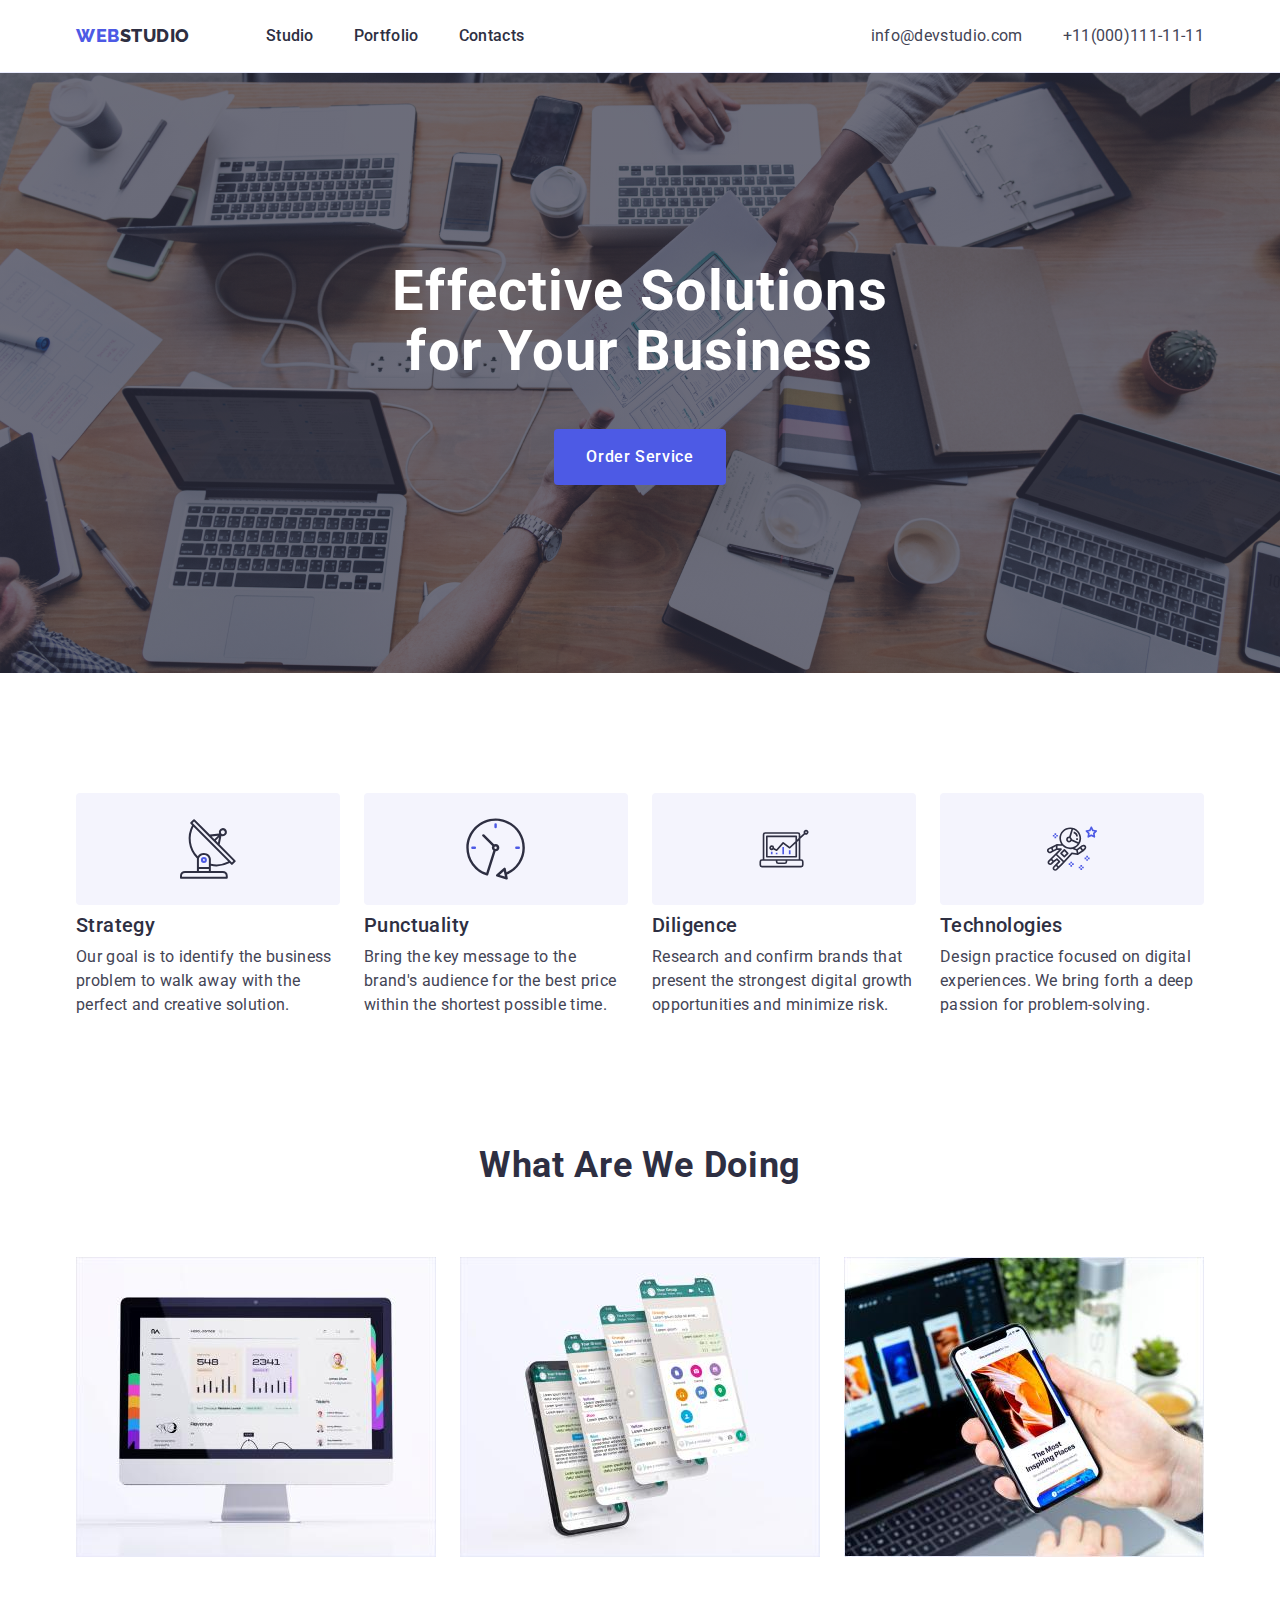
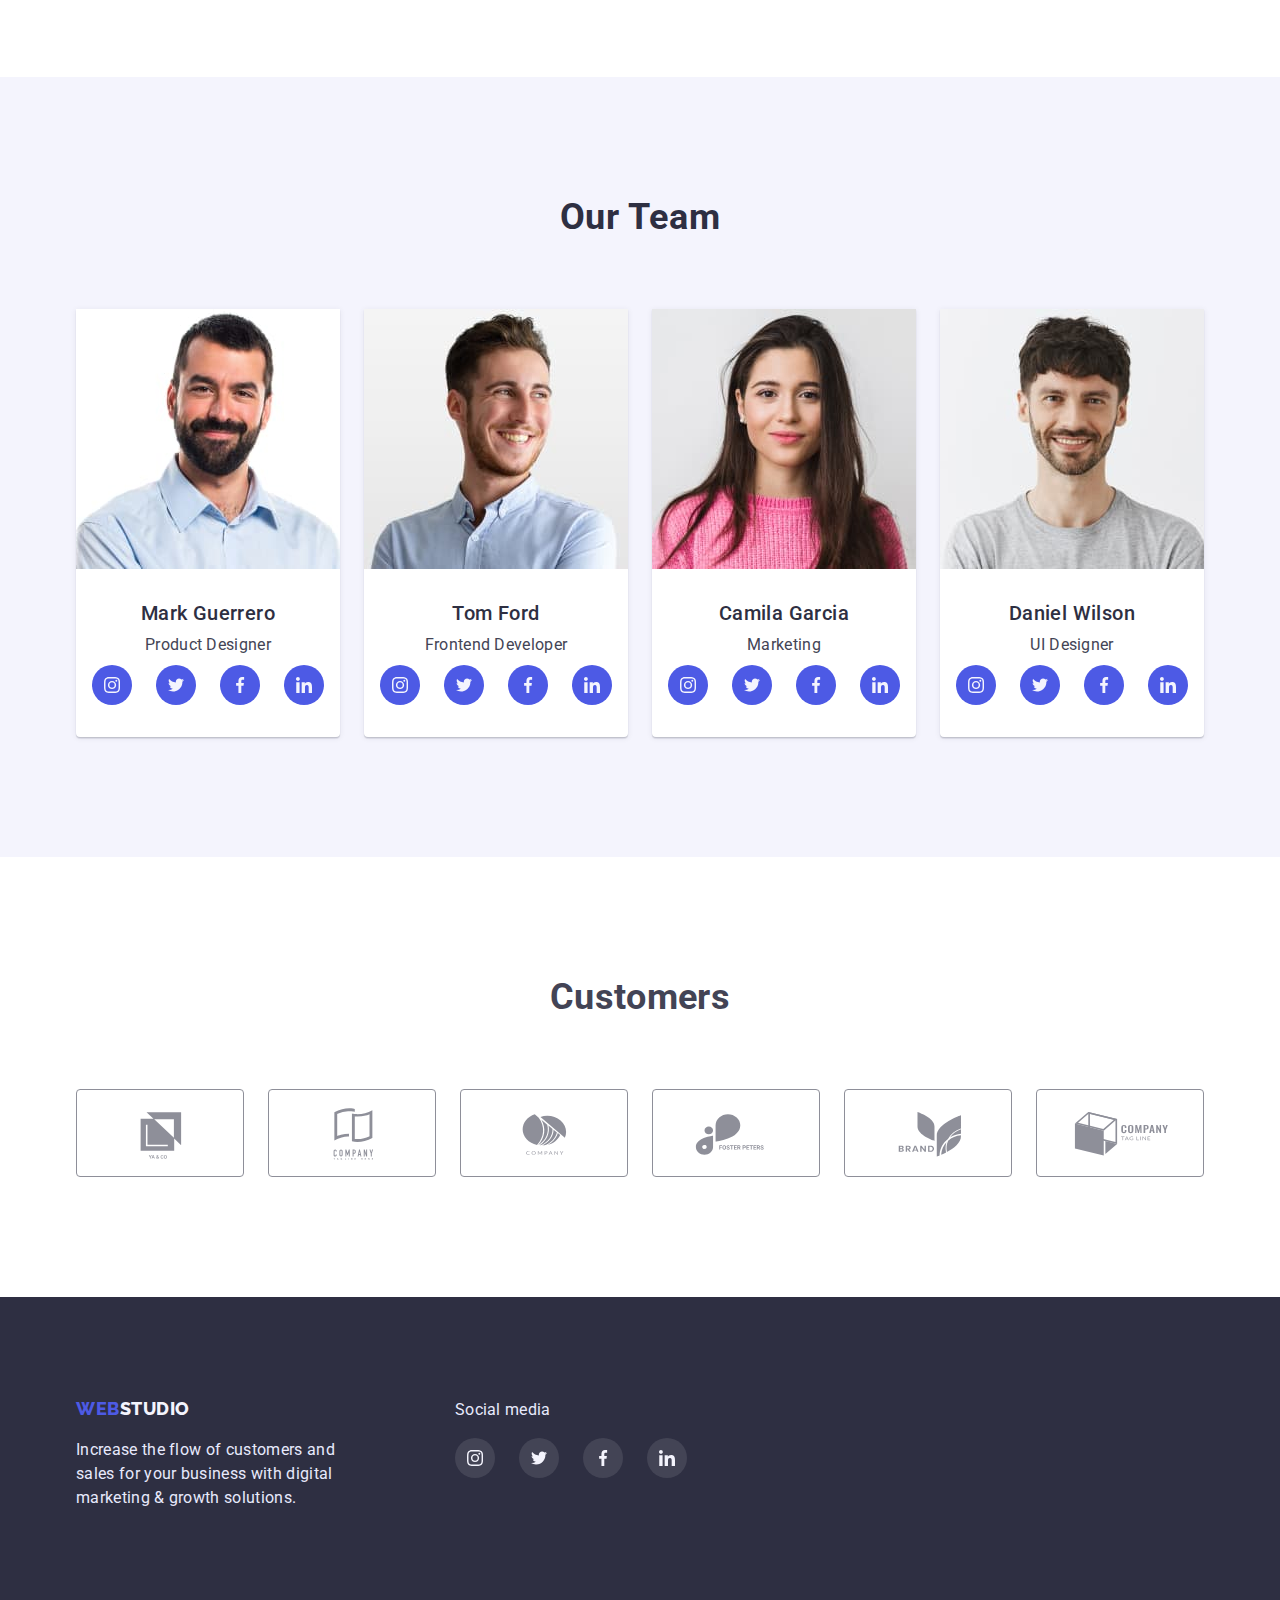
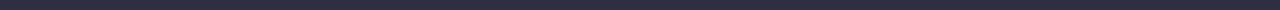
<file: index.html>
<!DOCTYPE html>
<html lang="en">
  <head>
    <meta charset="UTF-8" />
    <meta http-equiv="X-UA-Compatible" content="IE=edge" />
    <meta name="viewport" content="width=device-width, initial-scale=1.0" />
    <title>Studio</title>
    <link rel="preconnect" href="https://fonts.googleapis.com" />
    <link rel="preconnect" href="https://fonts.gstatic.com" crossorigin />
    <link
      href="https://fonts.googleapis.com/css2?family=Raleway:wght@800&family=Roboto:wght@400;500;700;900&display=swap"
      rel="stylesheet"
    />
    <link
      rel="stylesheet"
      href="https://cdnjs.cloudflare.com/ajax/libs/modern-normalize/1.1.0/modern-normalize.min.css"
    />
    <link rel="stylesheet" href="./CSS/styles.css" />
  </head>
  <body>
    <!--Header section-->
    <header class="header">
      <div class="header-container container">
        <a class="header-logo link" href="./index.html"
          >Web<span class="header-logo-s">Studio</span></a
        >
        <nav class="nav-site">
          <ul class="header-list">
            <li class="header-item">
              <a class="header-link link" href="./index.html">Studio</a>
            </li>
            <li class="header-item">
              <a class="header-link link" href="./portfolio.html">Portfolio</a>
            </li>
            <li class="header-item">
              <a class="header-link link" href="./contacts.html">Contacts</a>
            </li>
          </ul>
        </nav>
        <ul class="header-contacts-list">
          <li class="header-item">
            <a class="header-mail" href="mailto:info@devstudio.com"
              >info@devstudio.com</a
            >
          </li>
          <li class="header-item">
            <a class="header-contacts" href="tel:+11(000)111-11-11"
              >+11(000)111-11-11</a
            >
          </li>
        </ul>
      </div>
    </header>
    <main>
      <!--Hero image-->

      <section class="hero">
        <div class="containar">
          <h1 class="h1-text">Effective Solutions for Your Business</h1>
          <button class="hero-button" type="button">Order Service</button>
        </div>
      </section>
      <!--Section 1-->
      <section class="features">
        <div class="container">
          <h2 hidden>our features</h2>
          <!--Feature 1-->
          <ul class="features-list">
            <li class="features-item">
              <div class="hero-icons-list">
                <svg class="hero-icon" width="59.72px" height="64px">
                  <use href="./images/icons.svg#icon-antenna-1"></use>
                </svg>
              </div>
              <h3 class="subtitle">Strategy</h3>
              <p class="main-text">
                Our goal is to identify the business problem to walk away with
                the perfect and creative solution.
              </p>
            </li>
            <!--Feature 2-->
            <li class="features-item">
              <div class="hero-icons-list">
                <svg class="hero-icon" width="61.22px" height="64px">
                  <use href="./images/icons.svg#icon-clock-1"></use>
                </svg>
              </div>
              <h3 class="subtitle">Punctuality</h3>
              <p class="main-text">
                Bring the key message to the brand's audience for the best price
                within the shortest possible time.
              </p>
            </li>
            <!--Feature 3-->
            <li class="features-item">
              <div class="hero-icons-list">
                <svg class="hero-icon" width="64px" height="49.09px">
                  <use href="./images/icons.svg#icon-diagram-1"></use>
                </svg>
              </div>
              <h3 class="subtitle">Diligence</h3>
              <p class="main-text">
                Research and confirm brands that present the strongest digital
                growth opportunities and minimize risk.
              </p>
            </li>
            <!--Feature 4-->
            <li class="features-item">
              <div class="hero-icons-list">
                <svg class="hero-icon" width="50.13px" height="55.46px">
                  <use href="./images/icons.svg#icon-astronaut-1"></use>
                </svg>
              </div>
              <h3 class="subtitle">Technologies</h3>
              <p class="main-text">
                Design practice focused on digital experiences. We bring forth a
                deep passion for problem-solving.
              </p>
            </li>
          </ul>
        </div>
      </section>
      <!--Section 2-->
      <section class="image-sec">
        <div class="container">
          <h2 class="heading">What are we doing</h2>
          <ul class="image-list">
            <li class="image">
              <img
                src="./images/index/Section2/img1/rectangle71.jpg"
                alt="gallery"
                width="360"
                height="360"
              />
            </li>
            <li class="image">
              <img
                src="./images/index/Section2/img2/rectangle71.jpg"
                alt="gallery"
                width="360"
                height="360"
              />
            </li>
            <li class="image">
              <img
                src="./images/index/Section2/img3/rectangle71.jpg"
                alt="gallery"
                width="360"
                height="360"
              />
            </li>
          </ul>
        </div>
      </section>
      <!--Section 3-->
      <section class="ourteam-bgc">
        <div class="container">
          <h2 class="heading">Our Team</h2>
          <ul class="heading-list">
            <li class="ourteam-list">
              <img
                class="ourimages"
                src="./images/index/Section3/teamcard1/img.jpg"
                alt="foto"
              />
              <div class="ourteam-text">
                <h3 class="subtitle">Mark Guerrero</h3>
                <p class="main-text">Product Designer</p>
                <ul class="socials">
                  <li class="social-item">
                    <a
                      class="social-link"
                      href="https://instagram.com"
                      rel="noopener noreferrer"
                      aria-label="Instagram-link"
                    >
                      <svg class="social-icon" width="16px" height="16px">
                        <use href="./images/icons.svg#icon-instagram"></use>
                      </svg>
                    </a>
                  </li>
                  <li class="social-item">
                    <a
                      class="social-link"
                      href="https://twitter.com"
                      rel="noopener noreferrer"
                      aria-label="Twitter-link"
                    >
                      <svg class="social-icon" width="16px" height="16px">
                        <use href="./images/icons.svg#icon-twitter"></use>
                      </svg>
                    </a>
                  </li>
                  <li class="social-item">
                    <a
                      class="social-link"
                      href="https://facebook.com"
                      rel="noopener noreferrer"
                      aria-label="Twitter-link"
                    >
                      <svg class="social-icon" width="16px" height="16px">
                        <use href="./images/icons.svg#icon-facebook"></use>
                      </svg>
                    </a>
                  </li>
                  <li class="social-item">
                    <a
                      class="social-link"
                      href="https://linkedin.com"
                      rel="noopener noreferrer"
                      aria-label="Twitter-link"
                    >
                      <svg class="social-icon" width="16px" height="16px">
                        <use href="./images/icons.svg#icon-linkedin"></use>
                      </svg>
                    </a>
                  </li>
                </ul>
              </div>
            </li>

            <li class="ourteam-list">
              <img
                class="ourimages"
                src="./images/index/Section3/teamcard2/img.jpg"
                alt="foto"
              />
              <div class="ourteam-text">
                <h3 class="subtitle">Tom Ford</h3>
                <p class="main-text">Frontend Developer</p>
                <ul class="socials">
                  <li class="social-item">
                    <a
                      class="social-link"
                      href="https://instagram.com"
                      rel="noopener noreferrer"
                      aria-label="Instagram-link"
                    >
                      <svg class="social-icon" width="16px" height="16px">
                        <use href="./images/icons.svg#icon-instagram"></use>
                      </svg>
                    </a>
                  </li>
                  <li class="social-item">
                    <a
                      class="social-link"
                      href="https://twitter.com"
                      rel="noopener noreferrer"
                      aria-label="Twitter-link"
                    >
                      <svg class="social-icon" width="16px" height="16px">
                        <use href="./images/icons.svg#icon-twitter"></use>
                      </svg>
                    </a>
                  </li>
                  <li class="social-item">
                    <a
                      class="social-link"
                      href="https://facebook.com"
                      rel="noopener noreferrer"
                      aria-label="Twitter-link"
                    >
                      <svg class="social-icon" width="16px" height="16px">
                        <use href="./images/icons.svg#icon-facebook"></use>
                      </svg>
                    </a>
                  </li>
                  <li class="social-item">
                    <a
                      class="social-link"
                      href="https://linkedin.com"
                      rel="noopener noreferrer"
                      aria-label="Twitter-link"
                    >
                      <svg class="social-icon" width="16px" height="16px">
                        <use href="./images/icons.svg#icon-linkedin"></use>
                      </svg>
                    </a>
                  </li>
                </ul>
              </div>
            </li>
            <li class="ourteam-list">
              <img
                class="ourimages"
                src="./images/index/Section3/teamcard3/img.jpg"
                alt="foto"
              />
              <div class="ourteam-text">
                <h3 class="subtitle">Camila Garcia</h3>
                <p class="main-text">Marketing</p>
                <ul class="socials">
                  <li class="social-item">
                    <a
                      class="social-link"
                      href="https://instagram.com"
                      rel="noopener noreferrer"
                      aria-label="Instagram-link"
                    >
                      <svg class="social-icon" width="16px" height="16px">
                        <use href="./images/icons.svg#icon-instagram"></use>
                      </svg>
                    </a>
                  </li>
                  <li class="social-item">
                    <a
                      class="social-link"
                      href="https://twitter.com"
                      rel="noopener noreferrer"
                      aria-label="Twitter-link"
                    >
                      <svg class="social-icon" width="16px" height="16px">
                        <use href="./images/icons.svg#icon-twitter"></use>
                      </svg>
                    </a>
                  </li>
                  <li class="social-item">
                    <a
                      class="social-link"
                      href="https://facebook.com"
                      rel="noopener noreferrer"
                      aria-label="Twitter-link"
                    >
                      <svg class="social-icon" width="16px" height="16px">
                        <use href="./images/icons.svg#icon-facebook"></use>
                      </svg>
                    </a>
                  </li>
                  <li class="social-item">
                    <a
                      class="social-link"
                      href="https://linkedin.com"
                      rel="noopener noreferrer"
                      aria-label="Twitter-link"
                    >
                      <svg class="social-icon" width="16px" height="16px">
                        <use href="./images/icons.svg#icon-linkedin"></use>
                      </svg>
                    </a>
                  </li>
                </ul>
              </div>
            </li>
            <li class="ourteam-list">
              <img
                class="ourimages"
                src="./images/index/Section3/teamcard4/img.jpg"
                alt="foto"
              />
              <div class="ourteam-text">
                <h3 class="subtitle">Daniel Wilson</h3>
                <p class="main-text">UI Designer</p>
                <ul class="socials">
                  <li class="social-item">
                    <a
                      class="social-link"
                      href="https://instagram.com"
                      rel="noopener noreferrer"
                      aria-label="Instagram-link"
                    >
                      <svg class="social-icon" width="16px" height="16px">
                        <use href="./images/icons.svg#icon-instagram"></use>
                      </svg>
                    </a>
                  </li>
                  <li class="social-item">
                    <a
                      class="social-link"
                      href="https://twitter.com"
                      rel="noopener noreferrer"
                      aria-label="Twitter-link"
                    >
                      <svg class="social-icon" width="16px" height="16px">
                        <use href="./images/icons.svg#icon-twitter"></use>
                      </svg>
                    </a>
                  </li>
                  <li class="social-item">
                    <a
                      class="social-link"
                      href="https://facebook.com"
                      rel="noopener noreferrer"
                      aria-label="Twitter-link"
                    >
                      <svg class="social-icon" width="16px" height="16px">
                        <use href="./images/icons.svg#icon-facebook"></use>
                      </svg>
                    </a>
                  </li>
                  <li class="social-item">
                    <a
                      class="social-link"
                      href="https://linkedin.com"
                      rel="noopener noreferrer"
                      aria-label="Twitter-link"
                    >
                      <svg class="social-icon" width="16px" height="16px">
                        <use href="./images/icons.svg#icon-linkedin"></use>
                      </svg>
                    </a>
                  </li>
                </ul>
              </div>
            </li>
          </ul>
        </div>
      </section>
      <!--Section 4 Customers-->
      <section class="customers">
        <div class="container">
          <h2 class="customers-title">Customers</h2>
          <ul class="customers-icons">
            <li class="customers-icons-list">
              <a class="customers-item" href aria-label="#">
                <svg class="customers-icon" width="104px" height="56px">
                  <use href="./images/icons.svg#icon-yaco1"></use>
                </svg>
              </a>
            </li>
            <li class="customers-icons-list">
              <a class="customers-item" href aria-label="#">
                <svg class="customers-icon" width="104px" height="56px">
                  <use href="./images/icons.svg#icon-tagline2"></use>
                </svg>
              </a>
            </li>
            <li class="customers-icons-list">
              <a class="customers-item" href aria-label="#">
                <svg class="customers-icon" width="104px" height="56px">
                  <use href="./images/icons.svg#icon-company3"></use>
                </svg>
              </a>
            </li>
            <li class="customers-icons-list">
              <a class="customers-item" href aria-label="#">
                <svg class="customers-icon" width="104px" height="56px">
                  <use href="./images/icons.svg#icon-fosterpeters4"></use>
                </svg>
              </a>
            </li>
            <li class="customers-icons-list">
              <a class="customers-item" href aria-label="#">
                <svg class="customers-icon" width="104px" height="56px">
                  <use href="./images/icons.svg#icon-brand5"></use>
                </svg>
              </a>
            </li>
            <li class="customers-icons-list">
              <a class="customers-item" href aria-label="#">
                <svg class="customers-icon" width="104px" height="56px">
                  <use href="./images/icons.svg#icon-tagline6"></use>
                </svg>
              </a>
            </li>
          </ul>
        </div>
      </section>
    </main>
    <!--Footer section-->
    <footer class="footer">
      <div class="container footer-container">
        <div class="footer-left">
          <a class="footer-logo link" href="./index.html"
            >Web<span class="footer-logo-s">Studio</span></a
          >
          <p class="footer-desk">
            Increase the flow of customers and <br />
            sales for your business with digital <br />
            marketing & growth solutions.
          </p>
        </div>
        <div class="footer-right">
          <p class="footer-soc-media-text">Social media</p>
          <ul class="social-media">
            <li class="social-item">
              <a
                class="social-media-link"
                href="https://instagram.com"
                rel="noopener noreferrer"
                aria-label="Instagram-link"
              >
                <svg class="social-media-icon" width="16px" height="16px">
                  <use href="./images/icons.svg#icon-instagram"></use>
                </svg>
              </a>
            </li>
            <li class="social-media-item">
              <a
                class="social-media-link"
                href="https://twitter.com"
                rel="noopener noreferrer"
                aria-label="Twitter-link"
              >
                <svg class="social-media-icon" width="16px" height="16px">
                  <use href="./images/icons.svg#icon-twitter"></use>
                </svg>
              </a>
            </li>
            <li class="social-media-item">
              <a
                class="social-media-link"
                href="https://facebook.com"
                rel="noopener noreferrer"
                aria-label="Twitter-link"
              >
                <svg class="social-media-icon" width="16px" height="16px">
                  <use href="./images/icons.svg#icon-facebook"></use>
                </svg>
              </a>
            </li>
            <li class="social-media-item">
              <a
                class="social-media-link"
                href="https://linkedin.com"
                rel="noopener noreferrer"
                aria-label="Twitter-link"
              >
                <svg class="social-media-icon" width="16px" height="16px">
                  <use href="./images/icons.svg#icon-linkedin"></use>
                </svg>
              </a>
            </li>
          </ul>
        </div>
      </div>
    </footer>
  </body>
</html>
</file>
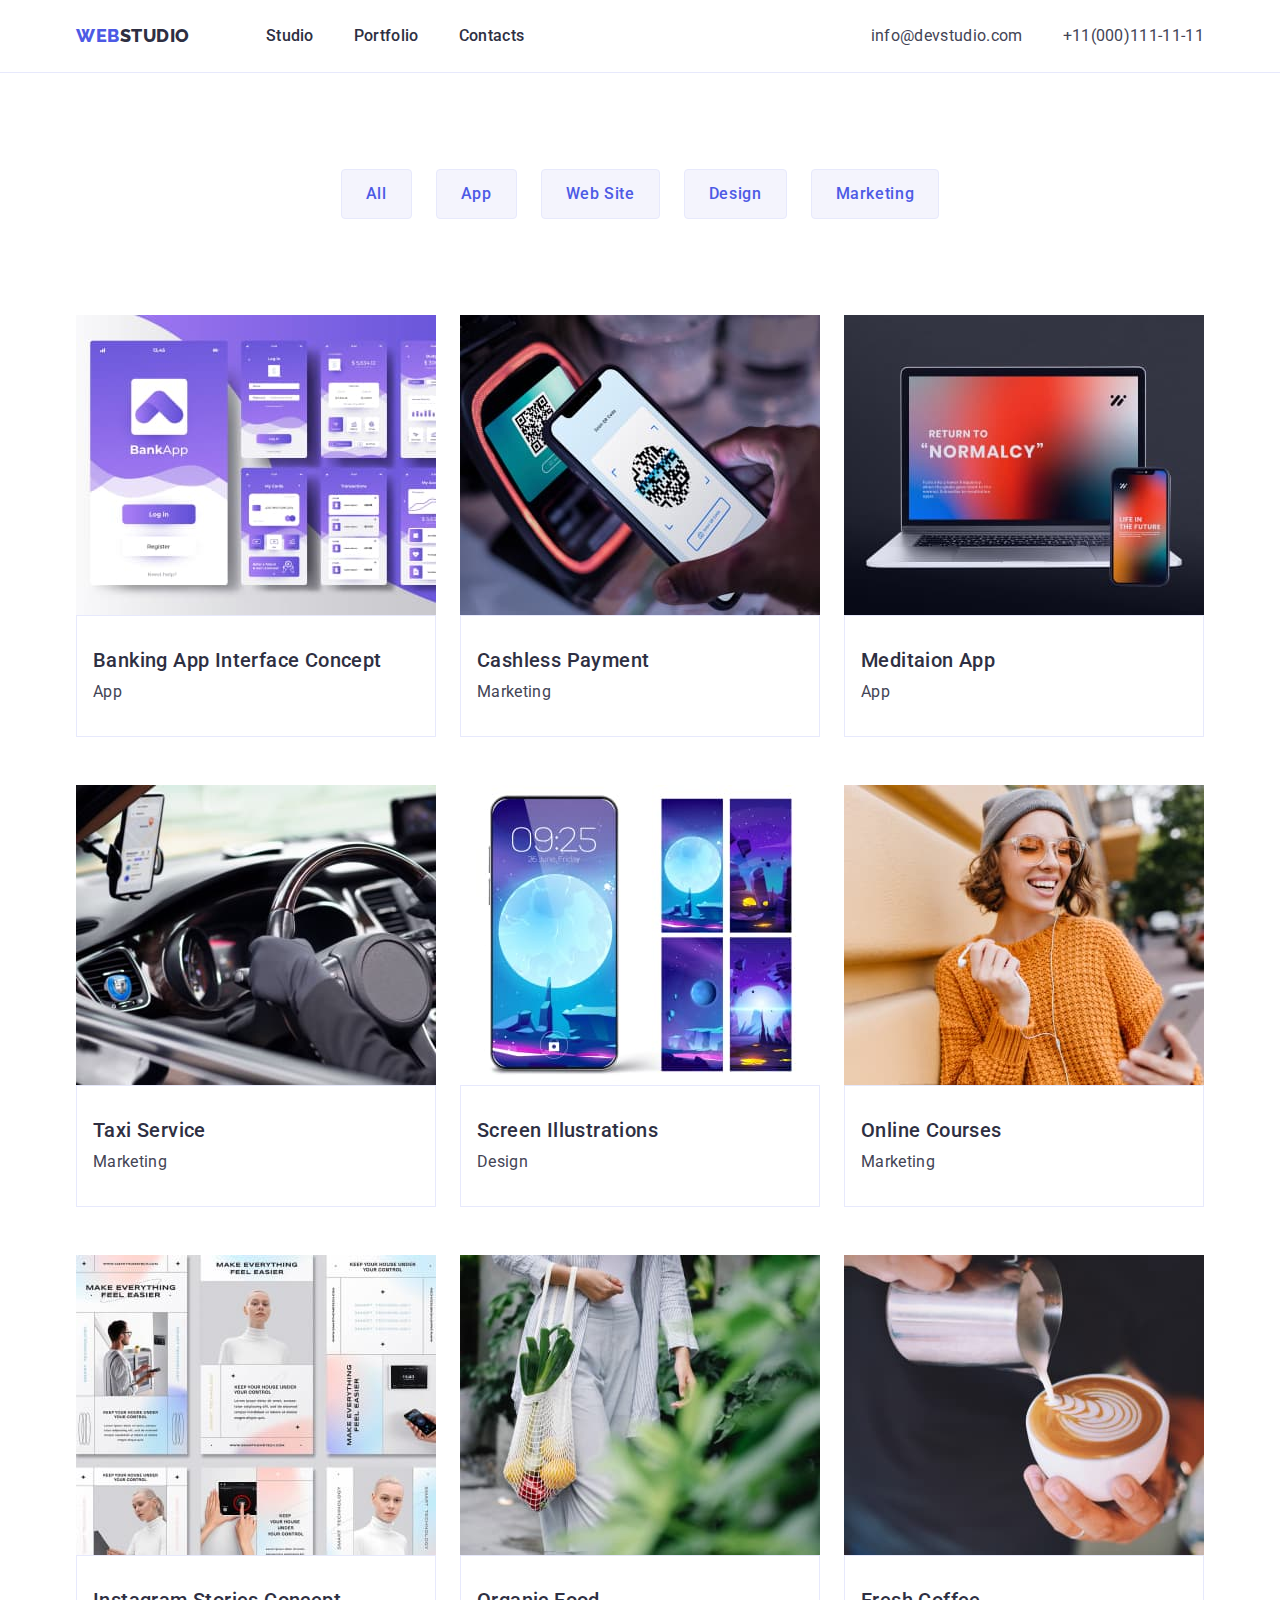
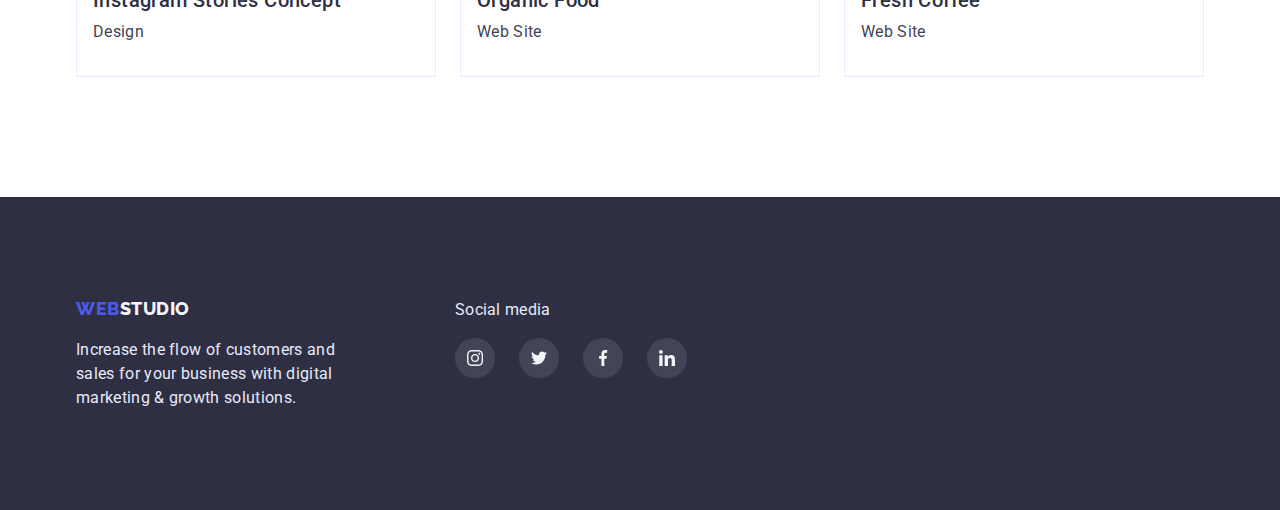
<file: portfolio.html>
<!DOCTYPE html>
<html lang="en">
  <head>
    <meta charset="UTF-8" />
    <meta http-equiv="X-UA-Compatible" content="IE=edge" />
    <meta name="viewport" content="width=device-width, initial-scale=1.0" />
    <title>Portfolio</title>
    <link rel="preconnect" href="https://fonts.googleapis.com" />
    <link rel="preconnect" href="https://fonts.gstatic.com" crossorigin />
    <link
      href="https://fonts.googleapis.com/css2?family=Raleway:wght@800&family=Roboto:wght@400;500;700;900&display=swap"
      rel="stylesheet"
    />
    <link
      rel="stylesheet"
      href="https://cdnjs.cloudflare.com/ajax/libs/modern-normalize/1.1.0/modern-normalize.min.css"
    />
    <link rel="stylesheet" href="./CSS/styles.css" />
  </head>
  <body>
    <!--Header section-->
    <header class="header">
      <div class="header-container container">
        <a class="header-logo link" href="./index.html"
          >Web<span class="header-logo-s">Studio</span></a
        >
        <nav class="nav-site">
          <ul class="header-list">
            <li class="header-item">
              <a class="header-link link" href="./index.html">Studio</a>
            </li>
            <li class="header-item">
              <a class="header-link link" href="./portfolio.html">Portfolio</a>
            </li>
            <li class="header-item">
              <a class="header-link link" href="./contacts.html">Contacts</a>
            </li>
          </ul>
        </nav>
        <ul class="header-contacts-list">
          <li class="header-item">
            <a class="header-mail" href="mailto:info@devstudio.com"
              >info@devstudio.com</a
            >
          </li>
          <li class="header-item">
            <a class="header-contacts" href="tel:+11(000)111-11-11"
              >+11(000)111-11-11</a
            >
          </li>
        </ul>
      </div>
    </header>
    <main class="main">
      <!--Filters-->
      <section class="button-link">
        <div class="container">
          <h1 hidden>Portfolio</h1>
          <ul class="button-list">
            <li class="button-port">
              <button class="main-button" type="button">All</button>
            </li>
            <li class="button-port">
              <button class="main-button" type="button">App</button>
            </li>
            <li class="button-port">
              <button class="main-button" type="button">Web Site</button>
            </li>
            <li class="button-port">
              <button class="main-button" type="button">Design</button>
            </li>
            <li class="button-port">
              <button class="main-button" type="button">Marketing</button>
            </li>
          </ul>
          <!--Row 1-->
          <ul class="concepts">
            <li class="concepts-list">
              <a class="concepts-item" href="Banking_App">
                <img
                  class="concepts-img"
                  src="./images/portfolio/row1/project-card-1/img.jpg"
                  alt="Banking App"
                  width="360"
                  height="300"
                />
                <div class="conceprs-text">
                  <h2 class="title">Banking App Interface Concept</h2>
                  <p class="text">App</p>
                </div></a
              >
            </li>
            <li class="concepts-list">
              <a class="concepts-item" href="Cashless_Payment">
                <img
                  class="concepts-img"
                  src="./images/portfolio/row1/project-card-2/img.jpg"
                  alt="Cashless Payment"
                  width="360"
                  height="300"
                />
                <div class="conceprs-text">
                  <h2 class="title">Cashless Payment</h2>
                  <p class="text">Marketing</p>
                </div>
              </a>
            </li>
            <li class="concepts-list">
              <a class="concepts-item" href="Meditaion_App">
                <img
                  class="concepts-img"
                  src="./images/portfolio/row1/project-card-3/img.jpg"
                  alt="Meditaion App"
                  width="360"
                  height="300"
                />
                <div class="conceprs-text">
                  <h2 class="title">Meditaion App</h2>
                  <p class="text">App</p>
                </div>
              </a>
            </li>
            <!--Row 2-->
            <li class="concepts-list">
              <a class="concepts-item" href="Taxi_Service">
                <img
                  class="concepts-img"
                  src="./images/portfolio/row2/project-card-1/img.jpg"
                  alt="Taxi Service"
                  width="360"
                  height="300"
                />
                <div class="conceprs-text">
                  <h2 class="title">Taxi Service</h2>
                  <p class="text">Marketing</p>
                </div>
              </a>
            </li>
            <li class="concepts-list">
              <a class="concepts-item" href="Screen_Illustrations">
                <img
                  class="concepts-img"
                  src="./images/portfolio/row2/project-card-2/img.jpg"
                  alt="Screen Illustrations"
                  width="360"
                  height="300"
                />
                <div class="conceprs-text">
                  <h2 class="title">Screen Illustrations</h2>
                  <p class="text">Design</p>
                </div>
              </a>
            </li>
            <li class="concepts-list">
              <a class="concepts-item" href="Online_Courses">
                <img
                  class="concepts-img"
                  src="./images/portfolio/row2/project-card-3/img.jpg"
                  alt="Online Courses"
                  width="360"
                  height="300"
                />
                <div class="conceprs-text">
                  <h2 class="title">Online Courses</h2>
                  <p class="text">Marketing</p>
                </div>
              </a>
            </li>
            <!--Row 3-->
            <li class="concepts-list">
              <a class="concepts-item" href="Instagram_Stories_Concept">
                <img
                  class="concepts-img"
                  src="./images/portfolio/row3/project-card-1/img.jpg"
                  alt="Instagram Stories Concept"
                  width="360"
                  height="300"
                />
                <div class="conceprs-text">
                  <h2 class="title">Instagram Stories Concept</h2>
                  <p class="text">Design</p>
                </div>
              </a>
            </li>
            <li class="concepts-list">
              <a class="concepts-item" href="Organic_Food">
                <img
                  class="concepts-img"
                  src="./images/portfolio/row3/project-card-2/img.jpg"
                  alt="Organic Food"
                  width="360"
                  height="300"
                />
                <div class="conceprs-text">
                  <h2 class="title">Organic Food</h2>
                  <p class="text">Web Site</p>
                </div>
              </a>
            </li>
            <li class="concepts-list">
              <a class="concepts-item" href="Fresh_Coffee">
                <img
                  class="concepts-img"
                  src="./images/portfolio/row3/project-card-3/img.jpg"
                  alt="Fresh Coffee"
                  width="360"
                  height="300"
                />
                <div class="conceprs-text">
                  <h2 class="title">Fresh Coffee</h2>
                  <p class="text">Web Site</p>
                </div>
              </a>
            </li>
          </ul>
        </div>
      </section>
    </main>
    <!--Footer section-->
    <footer class="footer">
      <div class="container footer-container">
        <div class="footer-left">
          <a class="footer-logo link" href="./index.html"
            >Web<span class="footer-logo-s">Studio</span></a
          >
          <p class="footer-desk">
            Increase the flow of customers and <br />
            sales for your business with digital <br />
            marketing & growth solutions.
          </p>
        </div>
        <div class="footer-right">
          <p class="footer-soc-media-text">Social media</p>
          <ul class="social-media">
            <li class="social-item">
              <a
                class="social-media-link"
                href="https://instagram.com"
                rel="noopener noreferrer"
                aria-label="Instagram-link"
              >
                <svg class="social-media-icon" width="16px" height="16px">
                  <use href="./images/icons.svg#icon-instagram"></use>
                </svg>
              </a>
            </li>
            <li class="social-media-item">
              <a
                class="social-media-link"
                href="https://twitter.com"
                rel="noopener noreferrer"
                aria-label="Twitter-link"
              >
                <svg class="social-media-icon" width="16px" height="16px">
                  <use href="./images/icons.svg#icon-twitter"></use>
                </svg>
              </a>
            </li>
            <li class="social-media-item">
              <a
                class="social-media-link"
                href="https://facebook.com"
                rel="noopener noreferrer"
                aria-label="Twitter-link"
              >
                <svg class="social-media-icon" width="16px" height="16px">
                  <use href="./images/icons.svg#icon-facebook"></use>
                </svg>
              </a>
            </li>
            <li class="social-media-item">
              <a
                class="social-media-link"
                href="https://linkedin.com"
                rel="noopener noreferrer"
                aria-label="Twitter-link"
              >
                <svg class="social-media-icon" width="16px" height="16px">
                  <use href="./images/icons.svg#icon-linkedin"></use>
                </svg>
              </a>
            </li>
          </ul>
        </div>
      </div>
    </footer>
  </body>
</html>
</file>
<file: CSS/styles.css>
:root {
  --color-iris: #4d5ae5;
  --color-ocean: #404bbf;
  --color-navy-blue: #2e2f42;
  --color-green: #31d0aa;
  --color-slate: #434455;
  --color-light-slate: #8e8f99;
  --color-cornflower: #e7e9fc;
  --color-cloud: #f4f4fd;
  --color-navy-blue-modal: #2e2f42;
  --color-grey: #2e2f42;
  --color-white: #ffffff;
  --color-bg-hero: rgba(46, 47, 66, 0.7);
  --color-social-media: rgba(255, 255, 255, 0.1);
  --color-clients: #afb1b8;
}

.container {
  width: 1158px;
  padding: 0 15px;
  margin: 0 auto;
}
.header-container {
  display: flex;
  align-items: center;
  height: 72px;
}

body {
  font-family: 'Roboto', sans-serif;
  font-size: 16px;
  line-height: calc(24 / 16);
  letter-spacing: 0.02em;
  color: var(--color-slate);
}
a {
  text-decoration: none;
  color: inherit;
}
ul {
  list-style: none;
  margin: 0;
  padding: 0;
}
img {
  display: block;
  max-width: 100%;
  height: auto;
}
* {
  box-sizing: border-box;
}
h1,
h2,
h3,
h4,
h5,
h6,
p {
  margin: 0;
}

.link {
  text-decoration: none;
  color: var(--color-navy-blue);
}

.header {
  background-color: #ffffff;
  border-bottom: 1px solid #e7e9fc;
}

.header-logo {
  font-family: 'Raleway';
  font-style: normal;
  font-weight: 800;
  font-size: 18px;
  line-height: calc(24 / 18);
  letter-spacing: 0.03em;
  text-transform: uppercase;
  color: var(--color-iris);
  margin-right: 76px;
}

.nav-site {
  margin-right: auto;
}

.header-logo-s {
  color: var(--color-navy-blue);
}

.header-list {
  display: flex;
  padding: 0;
  margin: 0;
  font-weight: 500;
  font-size: 16px;
  line-height: calc(24 / 16);
  letter-spacing: 0.02em;
  color: var(--color-navy-blue);
}

.header-item {
  margin-right: 40px;
}
.header-item:last-child {
  margin-right: 0;
}

.header-link:hover,
.header-link:focus .header-link:active {
  color: var(--color-ocean);
}

.header-contacts-list {
  display: flex;
  padding: 0;
  margin: 0;
}
.header-mail {
  color: var(--color-slate);
}
.header-mail:hover,
.header-mail:focus,
.heade-mail:active {
  color: var(--color-iris);
}

.header-contacts {
  font-size: 16px;
  line-height: calc(24 / 16);
  letter-spacing: 0.02em;
  color: var(--color-slate);
}
.header-contacts:hover,
.header-contacts:focus,
.header-contacts:active {
  color: var(--color-iris);
}

.features {
  padding-top: 120px;
  padding-bottom: 120px;
}
.features-list {
  display: flex;
  padding-bottom: 120px;
  padding: 0px;
  margin: 0;
  
}
.features-item {
  margin-right: 24px;
  width: 264px;
}
.features-item:last-child {
  margin-right: 0px;
}

.main-button {
  font-family: 'Roboto';
  font-style: normal;
  font-weight: 500;
  font-size: 16px;
  line-height: calc(24 / 16);
  text-align: center;
  letter-spacing: 0.04em;
  background-color: var(--color-cloud);
  color: var(--color-iris);
  border: 1px solid #e7e9fc;
  border-radius: 4px;
  cursor: pointer;

  padding: 12px 24px;
}
.button-port {
  margin-right: 24px;
}
.button-port:last-child {
  margin-right: 0;
}

.button-port:hover,
.button-port:focus .button-port:active {
  box-shadow: 0px 3px 1px rgba(0, 0, 0, 0.1), 0px 2px 1px rgba(0, 0, 0, 0.08),
    0px 2px 2px rgba(0, 0, 0, 0.12);
  border-radius: 4px;
}

.main-button:hover,
.main-button:focus,
.main-button:active {
  background-color: var(--color-ocean);
  color: #ffffff;
}

.title {
  font-weight: 500;
  font-size: 20px;
  line-height: calc(24 / 20);
  letter-spacing: 0.02em;
  color: var(--color-navy-blue);
  margin: 0;
  margin-bottom: 8px;
}

.text {
  font-weight: 400;
  font-size: 16px;
  line-height: calc(24 / 16);
  letter-spacing: 0.02em;
  color: var(--color-slate);
  margin: 0;
}

.button-link {
  padding-top: 96px;
  padding-bottom: 120px;
}
.button-list {
  display: flex;
  text-align: center;
  padding: 0;
  margin-top: 0px;
  margin-bottom: 96px;

  flex-direction: row;
  justify-content: center;
  align-items: center;
}

.concepts {
  display: flex;
  flex-wrap: wrap;
  margin: 0;
  padding: 0;
  column-gap: 24px;
  row-gap: 48px;
}
.concepts-item {
  width: 360px;
  margin: 0;
  flex-basis: calc((100% - 48px) / 3);
  display: block;
  max-width: 100%;
  height: auto;
  
}
.concepts-item:hover,
.concepts-item:focus,
.concepts-item:active {
    box-shadow: 0px 1px 6px rgba(46, 47, 66, 0.08), 0px 1px 1px rgba(46, 47, 66, 0.16), 0px 2px 1px rgba(46, 47, 66, 0.08);
}

.concepts-img {
  
}


.conceprs-text {
  padding: 32px 0px 32px 16px;
  border-top: none;
  border: 1px solid #e7e9fc;
}

.customers {
  text-align: center;
  padding-top: 120px;
  padding-bottom: 120px;
}
.customers-title {
  font-style: normal;
  font-weight: 700;
  font-size: 36px;
  line-height: calc(40 / 36);
  text-align: center;
  margin-bottom: 72px;
}
.customers-icons {
  display: flex;
  align-items: center;
  justify-content: center;
  gap: 24px;
}


.customers-item {
  fill: var(--color-light-slate);
  display: flex;
  align-items: center;
  justify-content: center;
  background-color: var(--color-white);
  border: 1px solid #8e8f99;
  border-radius: 4px;
  width: 168px;
  height: 88px;
  padding: 16px 32px 16px 32px;

}

.customers-item:hover,
.customers-item:focus,
.customers-item:active{
  fill: var(--color-ocean);
  border-color: var(--color-ocean);
}




.footer {
  background-color: var(--color-navy-blue);
  padding-top: 100px;
  padding-bottom: 100px;
}
.footer-logo {
  font-family: 'Raleway';
  font-style: normal;
  font-weight: 800;
  font-size: 18px;
  line-height: calc(24 / 18);
  text-transform: uppercase;
  letter-spacing: 0.03em;
  color: var(--color-iris);
}
.footer-logo-s {
  color: var(--color-cloud);
}

.footer-soc-media-text {
  color: var(--color-cornflower);
  margin-bottom: 16px;
}

.footer-container {
  display: flex;
  gap: 120px;
  align-items: baseline;
}

.footer-desk {
  font-weight: 400;
  font-size: 16px;
  line-height: calc(24 / 16);
  letter-spacing: 0.02em;
  color: var(--color-cornflower);
  margin-top: 16px;
  margin-bottom: 0;
}

.social-media {
  display: flex;
  align-items: center;
  justify-content: center;
  gap: 24px;
}
.social-media-link {
  display: flex;
  align-items: center;
  justify-content: center;
  width: 40px;
  height: 40px;
  background-color: var(--color-social-media);
  border-radius: 50%;
}

.social-media-link:hover,
.social-media-link:focus,
.social-media-link:active {
  background-color: var(--color-green);
}

.hero {
  background-color: var(--color-navy-blue);
  text-align: center;
  padding: 188px 0;
  background-image: linear-gradient(var(--color-bg-hero), var(--color-bg-hero)),
    url(../images/index/Hero/people-office\ 1.jpg);
  max-width: 1440px;
  background-position: center;
  background-repeat: no-repeat;
  background-size: cover;
  margin: auto;
}

.hero-icons {
  display: flex;
  padding: 0;
  margin: 0;
}
.hero-icons-list {
  display: flex;
  justify-content: center;
  align-items: center;
  height: 112px;
  
  border-radius: 4px;
  background-color: var(--color-cloud);
  
  margin-bottom: 8px;
}

.hero-icons-list:last-child {
  margin-right: 0;
}

.h1-text {
  font-size: 56px;
  line-height: calc(60 / 56);
  text-align: center;
  letter-spacing: 0.02em;
  color: var(--color-white);
  margin: 0 auto;
  width: 500px;
}
.hero-button {
  font-family: 'Roboto';
  font-style: normal;
  font-weight: 500;
  font-size: 16px;
  line-height: calc(24 / 16);
  letter-spacing: 0.04em;
  color: #ffffff;
  background-color: var(--color-iris);
  cursor: pointer;
  padding: 16px 32px;
  margin-top: 48px;

  border-radius: 4px;
  border: none;
}
.hero-button:hover,
.hero-button:focus {
  background-color: #404bbf;
}

.image-list {
  display: flex;
  padding: 0px;
  margin: 0px;
}
.image {
  margin-right: 24px;
}
.image:last-child {
  margin: 0;
}

.ourteam-list {
  background-color: #ffffff;
  text-align: center;
  margin-right: 24px;
  box-shadow: 0px 1px 6px rgba(46, 47, 66, 0.08),
    0px 1px 1px rgba(46, 47, 66, 0.16), 0px 2px 1px rgba(46, 47, 66, 0.08);
  border-radius: 0px 0px 4px 4px;
}
.ourteam-list:last-child {
  margin-right: 0px;
}

.subtitle {
  font-style: normal;
  font-weight: 500;
  font-size: 20px;
  line-height: calc(24 / 20);
  letter-spacing: 0.02em;
  color: var(--color-navy-blue);
  margin: 0;
  margin-bottom: 8px;
}
.main-text {
  line-height: calc(24 / 16);
  letter-spacing: 0.02em;
  color: var(--color-slate);
  margin: 0;
  margin-bottom: 8px;
}

.socials {
  display: flex;
  align-items: center;
  justify-content: center;
  gap: 24px;
}
.social-link {
  display: flex;
  align-items: center;
  justify-content: center;
  width: 40px;
  height: 40px;
  background-color: var(--color-iris);
  border-radius: 50%;
}

.social-link:hover,
.social-link:focus,
.social-link:active {
  background-color: var(--color-ocean);
}

.image-sec {
  padding-bottom: 120px;
}
.heading {
  font-style: normal;
  font-weight: 700;
  font-size: 36px;
  line-height: calc(40 / 36);
  text-align: center;
  letter-spacing: 0.02em;
  text-transform: capitalize;
  color: var(--color-navy-blue);
  margin-top: 0;
  margin-bottom: 72px;
}
.heading-list {
  display: flex;
  padding: 0px;
  margin: 0px;
}
.ourimages {
  margin: 0;
  padding: 0;
}
.ourteam-text {
  padding: 32px 16px;
}
.ourteam-bgc {
  background-color: var(--color-cloud);
  padding-top: 120px;
  padding-bottom: 120px;
}
</file>
